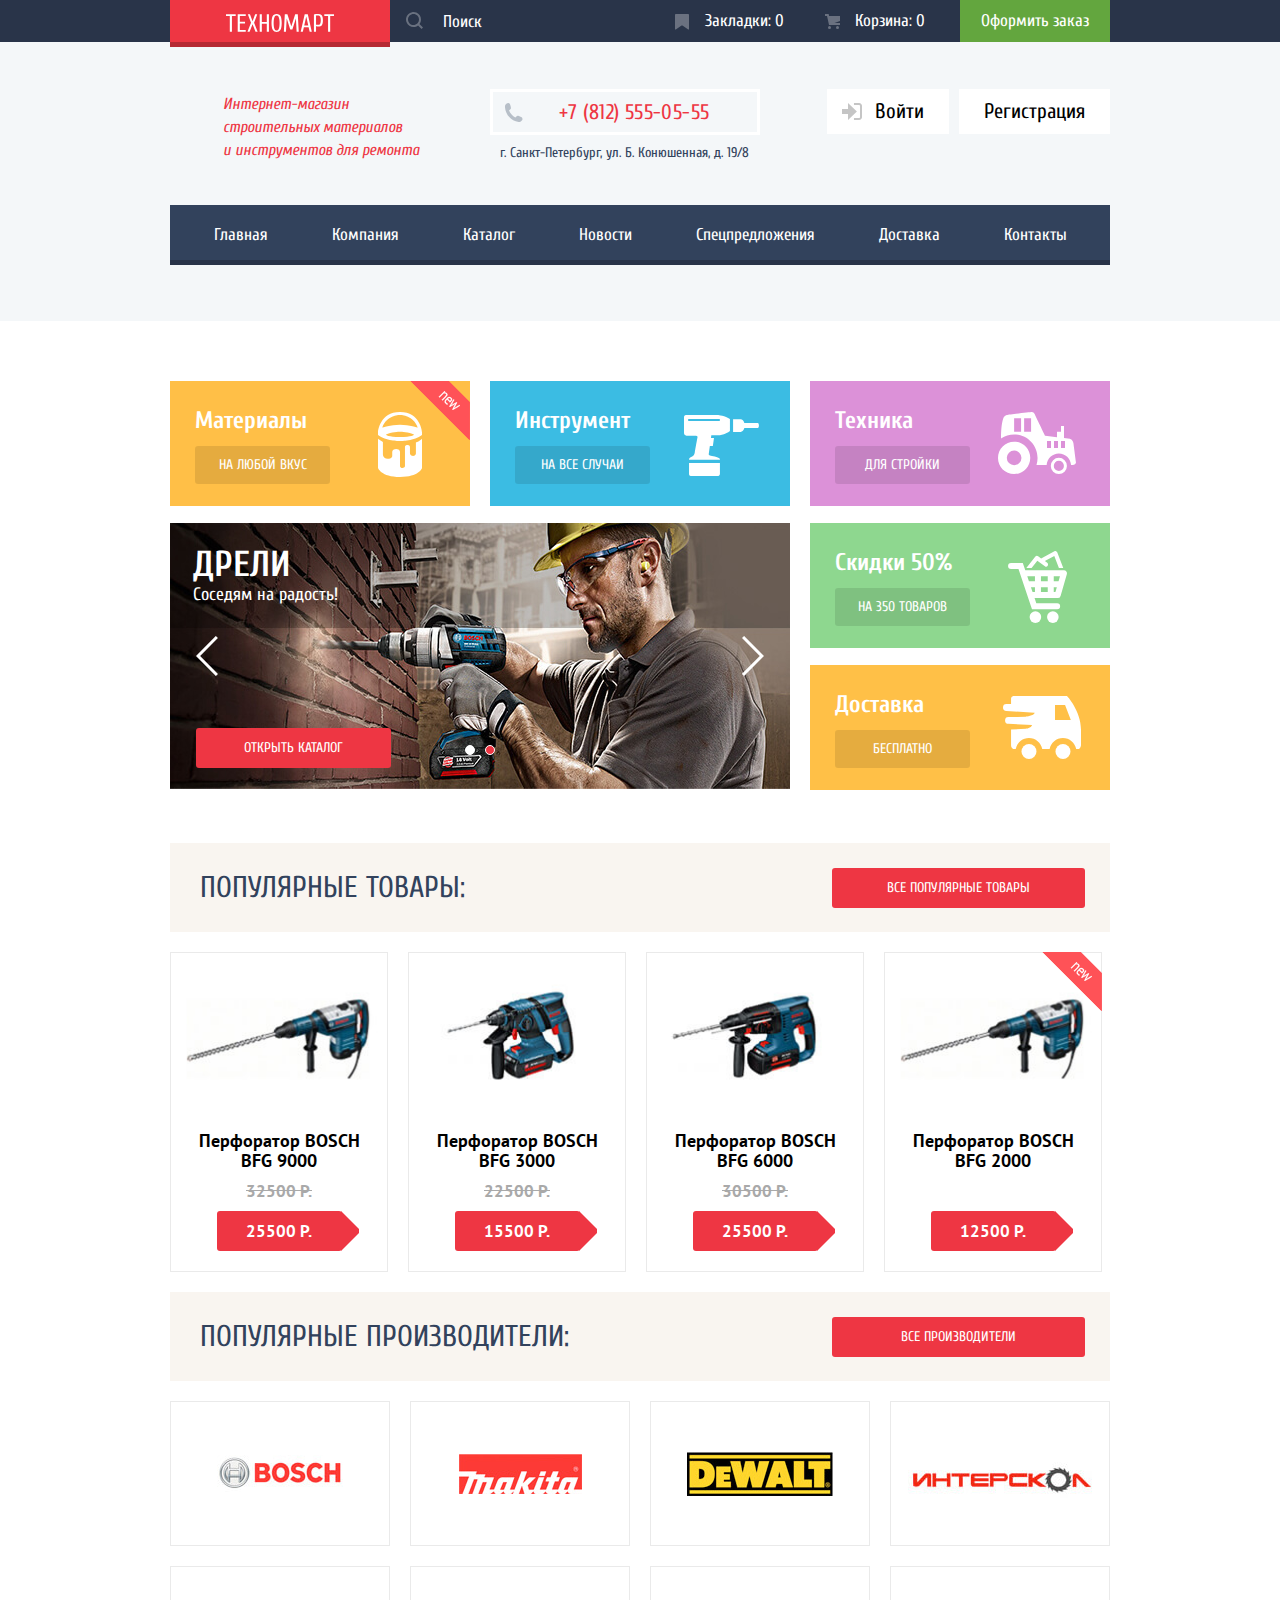
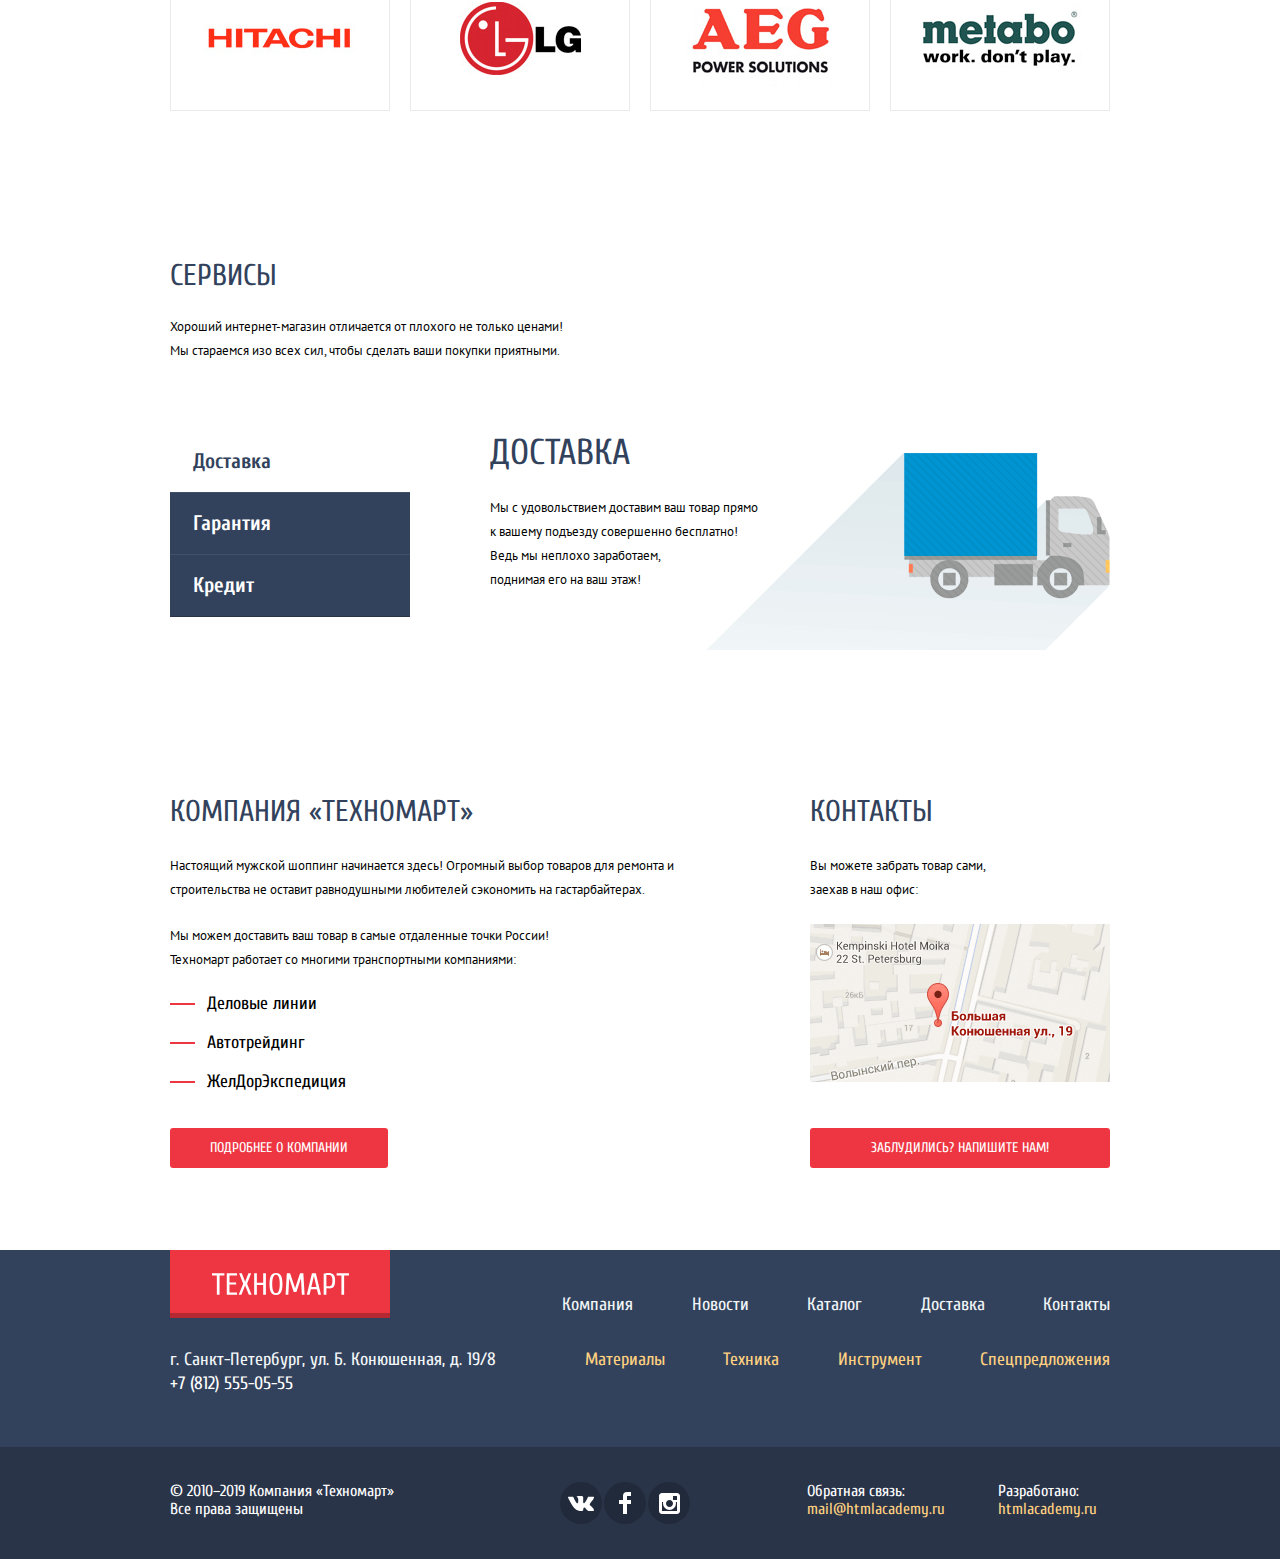
<file: index.html>
<!DOCTYPE html>
<html lang="ru">

<head>
  <meta charset="UTF-8">
  <meta name="viewport" content="width=device-width, initial-scale=1.0">
  <meta http-equiv="X-UA-Compatible" content="ie=edge">
  <title>HTML Academy: Техномарт</title>
  <link
    href="https://fonts.googleapis.com/css?family=Cuprum:400,400i,700,700i%7CPT+Sans:400,700&display=swap&subset=cyrillic"
    rel="stylesheet">
  <link rel="stylesheet" href="css/normalize.min.css">
  <link rel="stylesheet" href="css/style.min.css">
</head>

<body>
  <header class="main-header">
    <div class="header-top">
      <div class="container">
        <a class="logo" href="index.html">
          <img src="img/logo.svg" width="109" height="19" alt="Логотип компании «Техномарт»">
        </a>
        <form class="search-form" action="https://echo.htmlacademy.ru" method="GET">
          <label class="visually-hidden" for="search-user-query">Поле поиска:</label>
          <input class="search-input" name="user-query" id="search-user-query" type="text" placeholder="Поиск">
          <button class="search-button" type="button">Найти</button>
        </form>
        <ul class="header-navigation">
          <li><a class="favorite-button" href="#">Закладки: 0</a></li>
          <li><a class="cart-button" href="#">Корзина: 0</a></li>
          <li><a class="order-button" href="#">Оформить заказ</a></li>
        </ul>
      </div>
    </div>
    <div class="header-inner">
      <div class="container">
        <div class="header-info">
          <p class="header-text">Интернет-магазин
            строительных материалов
            и&nbsp;инструментов для ремонта</p>
          <div class="header-contacts">
            <a href="tel:+78125550555">+7 (812) 555-05-55</a>
            <address>г. Санкт-Петербург, ул. Б. Конюшенная, д. 19/8</address>
          </div>
          <ul class="user-navigation">
            <li><a class="login-link" href="login.html">Войти</a></li>
            <li><a class="checkin-link" href="#">Регистрация</a></li>
          </ul>
        </div>
        <nav class="main-navigation">
          <ul>
            <li><a href="index.html">Главная</a></li>
            <li><a href="#">Компания</a></li>
            <li><a href="catalog.html">Каталог</a></li>
            <li><a href="#">Новости</a></li>
            <li><a href="#">Спецпредложения</a></li>
            <li><a href="#">Доставка</a></li>
            <li><a href="#">Контакты</a></li>
          </ul>
        </nav>
      </div>
    </div>
  </header>
  <main>
    <h1 class="visually-hidden">Компания «Техномарт»</h1>
    <section class="item-grid">
      <div class="container">
        <div class="item-list">
          <div class="item item-materials">
            <div class="flag flag-new">новинка</div>
            <h3>Материалы</h3>
            <a class="read-more" href="#">На любой вкус</a>
          </div>
          <div class="item item-tool">
            <h3>Инструмент</h3>
            <a class="read-more" href="#">На все случаи</a>
          </div>
          <div class="item item-technics">
            <h3>Техника</h3>
            <a class="read-more" href="#">Для стройки</a>
          </div>
          <div class="item slider">
            <h3 class="visually-hidden">Слайдер</h3>
            <div class="slider-container">
              <div class="slider-item active">
                <h4>Дрели</h4>
                <p>Соседям на радость!</p>
                <a class="button" href="catalog.html">Открыть каталог</a>
              </div>
              <div class="slider-item">
                <h4>Перфораторы</h4>
                <p>Настоящие мужские игрушки</p>
                <a class="button" href="catalog.html">Открыть каталог</a>
              </div>
              <ul class="slider-pagination">
                <li class="pagination-active"><a href="#">Первый</a></li>
                <li><a href="#">Второй</a></li>
              </ul>
              <button class="slider-button button-back" type="button">Назад</button>
              <button class="slider-button button-next" type="button">Вперед</button>
            </div>
          </div>
          <div class="item-column">
            <div class="item item-discounts">
              <h3>Скидки 50%</h3>
              <a class="read-more" href="#">На 350 товаров</a>
            </div>
            <div class="item item-delivery">
              <h3>Доставка</h3>
              <a class="read-more" href="#">Бесплатно</a>
            </div>
          </div>
        </div>
      </div>
    </section>
    <section class="product-list">
      <div class="container">
        <div class="page-header">
          <h2>Популярные товары:</h2>
          <a class="button" href="#">Все популярные товары</a>
        </div>
        <ul class="catalog-list">
          <li class="catalog-item">
            <a href="#">
              <h3>
                <span class="catalog-category">Перфоратор BOSCH</span>
                <span class="catalog-item-title">BFG 9000</span>
              </h3>
              <p class="catalog-item-image">
                <img src="img/product-1.jpg" width="218" height="170" alt="Перфоратор BOSCH BFG 3000">
              </p>
              <p class="catalog-item-price">
                <span class="catalog-price-old">32500 Р.</span>
                <span class="catalog-price">25500 Р.</span>
              </p>
            </a>
            <div class="catalog-item-buttons">
              <a class="catalog-button catalog-cart-button" href="cart.html">Купить</a>
              <a class="catalog-button catalog-favorite-button" href="favorite.html">В закладки</a>
            </div>
          </li>
          <li class="catalog-item">
            <a href="#">
              <h3>
                <span class="catalog-category">Перфоратор BOSCH</span>
                <span class="catalog-item-title">BFG 3000</span>
              </h3>
              <p class="catalog-item-image">
                <img src="img/product-2.jpg" width="218" height="170" alt="Перфоратор BOSCH BFG 3000">
              </p>
              <p class="catalog-item-price">
                <span class="catalog-price-old">22500 Р.</span>
                <span class="catalog-price">15500 Р.</span>
              </p>
            </a>
            <div class="catalog-item-buttons">
              <a class="catalog-button catalog-cart-button" href="cart.html">Купить</a>
              <a class="catalog-button catalog-favorite-button" href="favorite.html">В закладки</a>
            </div>
          </li>
          <li class="catalog-item">
            <a href="#">
              <h3>
                <span class="catalog-category">Перфоратор BOSCH</span>
                <span class="catalog-item-title">BFG 6000</span>
              </h3>
              <p class="catalog-item-image">
                <img src="img/product-3.jpg" width="218" height="170" alt="Перфоратор BOSCH BFG 6000">
              </p>
              <p class="catalog-item-price">
                <span class="catalog-price-old">30500 Р.</span>
                <span class="catalog-price">25500 Р.</span>
              </p>
            </a>
            <div class="catalog-item-buttons">
              <a class="catalog-button catalog-cart-button" href="cart.html">Купить</a>
              <a class="catalog-button catalog-favorite-button" href="favorite.html">В закладки</a>
            </div>
          </li>
          <li class="catalog-item">
            <div class="flag flag-new">новинка</div>
            <a href="#">
              <h3>
                <span class="catalog-category">Перфоратор BOSCH</span>
                <span class="catalog-item-title">BFG 2000</span>
              </h3>
              <p class="catalog-item-image">
                <img src="img/product-1.jpg" width="218" height="170" alt="Перфоратор BOSCH BFG 2000">
              </p>
              <p class="catalog-item-price">
                <span class="catalog-price">12500 Р.</span>
              </p>
            </a>
            <div class="catalog-item-buttons">
              <a class="catalog-button catalog-cart-button" href="cart.html">Купить</a>
              <a class="catalog-button catalog-favorite-button" href="favorite.html">В закладки</a>
            </div>
          </li>
        </ul>
      </div>
    </section>
    <section class="manufacturers">
      <div class="container">
        <div class="page-header">
          <h2>Популярные производители:</h2>
          <a class="button" href="#">Все производители</a>
        </div>
        <ul class="manufacturers-list">
          <li><a href="#"><img src="img/manuf-1.jpg" width="126" height="37" alt="Производитель BOSCH"></a></li>
          <li><a href="#"><img src="img/manuf-2.jpg" width="123" height="40" alt="Производитель Makita"></a></li>
          <li><a href="#"><img src="img/manuf-3.jpg" width="146" height="44" alt="Производитель DeWALT"></a></li>
          <li><a href="#"><img src="img/manuf-4.jpg" width="200" height="88" alt="Производитель Интерскол"></a></li>
          <li><a href="#"><img src="img/manuf-5.jpg" width="169" height="31" alt="Производитель Hitachi"></a></li>
          <li><a href="#"><img src="img/manuf-6.jpg" width="121" height="73" alt="Производитель LG"></a></li>
          <li><a href="#"><img src="img/manuf-7.jpg" width="151" height="96" alt="Производитель AEG"></a></li>
          <li><a href="#"><img src="img/manuf-8.jpg" width="204" height="69" alt="Производитель Metabo"></a></li>
        </ul>
      </div>
    </section>
    <section class="services">
      <div class="container">
        <div class="services-description">
          <h2>Сервисы</h2>
          <p>Хороший интернет-магазин отличается от плохого не только ценами!
            Мы стараемся изо всех сил, чтобы сделать ваши покупки приятными.</p>
        </div>
        <div class="services-list">
          <div class="services-nav">
            <ul class="services-menu">
              <li class="services-item services-item-current"><a href="#">Доставка</a></li>
              <li class="services-item"><a href="#">Гарантия</a></li>
              <li class="services-item"><a href="#">Кредит</a></li>
            </ul>
          </div>
          <ul class="services-text">
            <li class="services-text--car services-text-current">
              <h3>Доставка</h3>
              <p>Мы с удовольствием доставим ваш товар прямо<br>
                к вашему подъезду совершенно бесплатно!</p>
              <p>Ведь мы неплохо заработаем,<br>
                поднимая его на ваш этаж!</p>
            </li>
            <li class="services-text--guarantee">
              <h3>Гарантия</h3>
              <p>Если купленный у нас товар поломается или заискрит,<br>
                а также в случае пожара, спровоцированного его возгоранием, вы всегда можете быть уверены в нашей
                гарантии. Мы обменяем сгоревший товар на новый.<br>
                Дом уж восстановите как-нибудь сами.</p>
            </li>
            <li class="services-text--credit">
              <h3>Кредит</h3>
              <p>Залезть в долговую яму стало проще!<br>
                Кредитные консультанты придут вам на помощь.</p>
            </li>
          </ul>
        </div>
      </div>
    </section>
    <div class="index-columns">
      <div class="container">
        <section class="about">
          <h2>Компания «Техномарт»</h2>
          <p>Настоящий мужской шоппинг начинается здесь! Огромный выбор товаров для ремонта и строительства не оставит
            равнодушными любителей сэкономить на гастарбайтерах.</p>
          <p class="transport-text">Мы можем доставить ваш товар в самые отдаленные точки России!
            Техномарт работает со многими транспортными компаниями:</p>
          <ul class="transport-list">
            <li>Деловые линии</li>
            <li>Автотрейдинг</li>
            <li>ЖелДорЭкспедиция</li>
          </ul>
          <a class="button" href="#">Подробнее о компании</a>
        </section>
        <section class="map">
          <h2>Контакты</h2>
          <p>Вы можете забрать товар сами,
            заехав в наш офис:</p>
          <a class="map-image-link" href="map.html"><img class="map-image" src="img/map.png" width="300" height="150"
              alt="г. Санкт-Петербург, ул. Б. Конюшенная, д. 19/8"></a>
          <a href="writeus.html" class="write-button button">Заблудились? Напишите нам!</a>
        </section>
      </div>
    </div>
  </main>
  <footer class="main-footer">
    <div class="footer-top">
      <div class="container">
        <div class="footer-wrapper">
          <a class="footer-logo" href="index.html"><img src="img/logo-technomart.svg" width="137" height="22"
              alt="Логотип компании «Техномарт»"></a>
          <ul class="footer-nav">
            <li><a href="#">Компания</a></li>
            <li><a href="#">Новости</a></li>
            <li><a href="catalog.html">Каталог</a></li>
            <li><a href="#">Доставка</a></li>
            <li><a href="#">Контакты</a></li>
          </ul>
        </div>
        <div class="footer-wrapper">
          <p class="footer-contacts">г. Санкт-Петербург, ул. Б. Конюшенная, д. 19/8
            <a href="tel:+78125550555"> +7 (812) 555-05-55</a></p>
          <ul class="footer-menu">
            <li><a href="#">Материалы</a></li>
            <li><a href="#">Техника</a></li>
            <li><a href="#">Инструмент</a></li>
            <li><a href="#">Спецпредложения</a></li>
          </ul>
        </div>
      </div>
    </div>
    <div class="footer-bottom">
      <div class="container">
        <p class="footer-copyright">© 2010–2019 Компания «Техномарт»
          Все права защищены</p>
        <ul class="footer-social">
          <li>
            <a class="social-button social-button-vk" href="#">
              <span class="visually-hidden">Vkontakte</span>
            </a>
          </li>
          <li>
            <a class="social-button social-button-fb" href="#">
              <span class="visually-hidden">Facebook</span>
            </a>
          </li>
          <li>
            <a class="social-button social-button-in" href="#">
              <span class="visually-hidden">Instagram</span>
            </a>
          </li>
        </ul>
        <p class="footer-mail">Обратная связь:
          <a href="#">mail@htmlacademy.ru</a>
        </p>
        <p class="footer-develop">
          Разработано:
          <a href="https://htmlacademy.ru/intensive/htmlcss">htmlacademy.ru</a>
        </p>
      </div>
    </div>
  </footer>
  <section class="modal modal-write">
    <h2 class="visually-hidden">Напишите нам</h2>
    <form class="write-form" action="https://echo.htmlacademy.ru" method="post">
      <div class="modal-body">
        <div class="input-group">
          <p>
            <label for="write-user-name">Ваше имя:</label>
            <input class="js-user-name" name="user-name" id="write-user-name" type="text" placeholder="Имя Фамилия">
          </p>
          <p>
            <label for="write-user-email">Ваш e-mail:</label>
            <input class="js-user-email" name="user-email" id="write-user-email" type="email"
              placeholder="email@example.com">
          </p>
        </div>
        <p>
          <label for="write-user-text">Текст письма:</label>
          <textarea name="user-text" id="write-user-text" cols="30" rows="4" placeholder="В свободной форме"></textarea>
        </p>
      </div>
      <div class="modal-footer">
        <button class="button" type="submit">Отправить</button>
      </div>
      <button class="modal-close" type="button"><span class="visually-hidden">Закрыть</span></button>
    </form>
  </section>
  <section class="modal modal-map">
    <h2 class="visually-hidden">Как до нас добраться</h2>
    <iframe
      src="https://www.google.com/maps/embed?pb=!1m18!1m12!1m3!1d1998.6037999040354!2d30.322010416394033!3d59.938716271971415!2m3!1f0!2f0!3f0!3m2!1i1024!2i768!4f13.1!3m3!1m2!1s0x4696310fca5ba729%3A0xea9c53d4493c879f!2sBolshaya+Konyushennaya+ul.%2C+19%2C+Sankt-Peterburg%2C+Russia%2C+191186!5e0!3m2!1sen!2s!4v1441888483426"
      width="940" height="447" allowfullscreen></iframe>
    <p><img src="img/map-large.png" width="940" height="447"
        alt="Офис компании по адресу ул.Большая Конюшенная 19/8, Санкт-Петербург"></p>
    <button class="modal-close" type="button"><span class="visually-hidden">Закрыть</span></button>
  </section>
  <section class="modal modal-cart">
    <h2>Товар добавлен в корзину</h2>
    <div class="cart-buttons">
      <a class="button" href="#">Оформить заказ</a>
      <button class="button secondary-button" type="button">Продолжить покупки</button>
    </div>
    <button class="modal-close" type="button"><span class="visually-hidden">Закрыть</span></button>
  </section>
  <script src="js/script.min.js"></script>
</body>

</html>
</file>
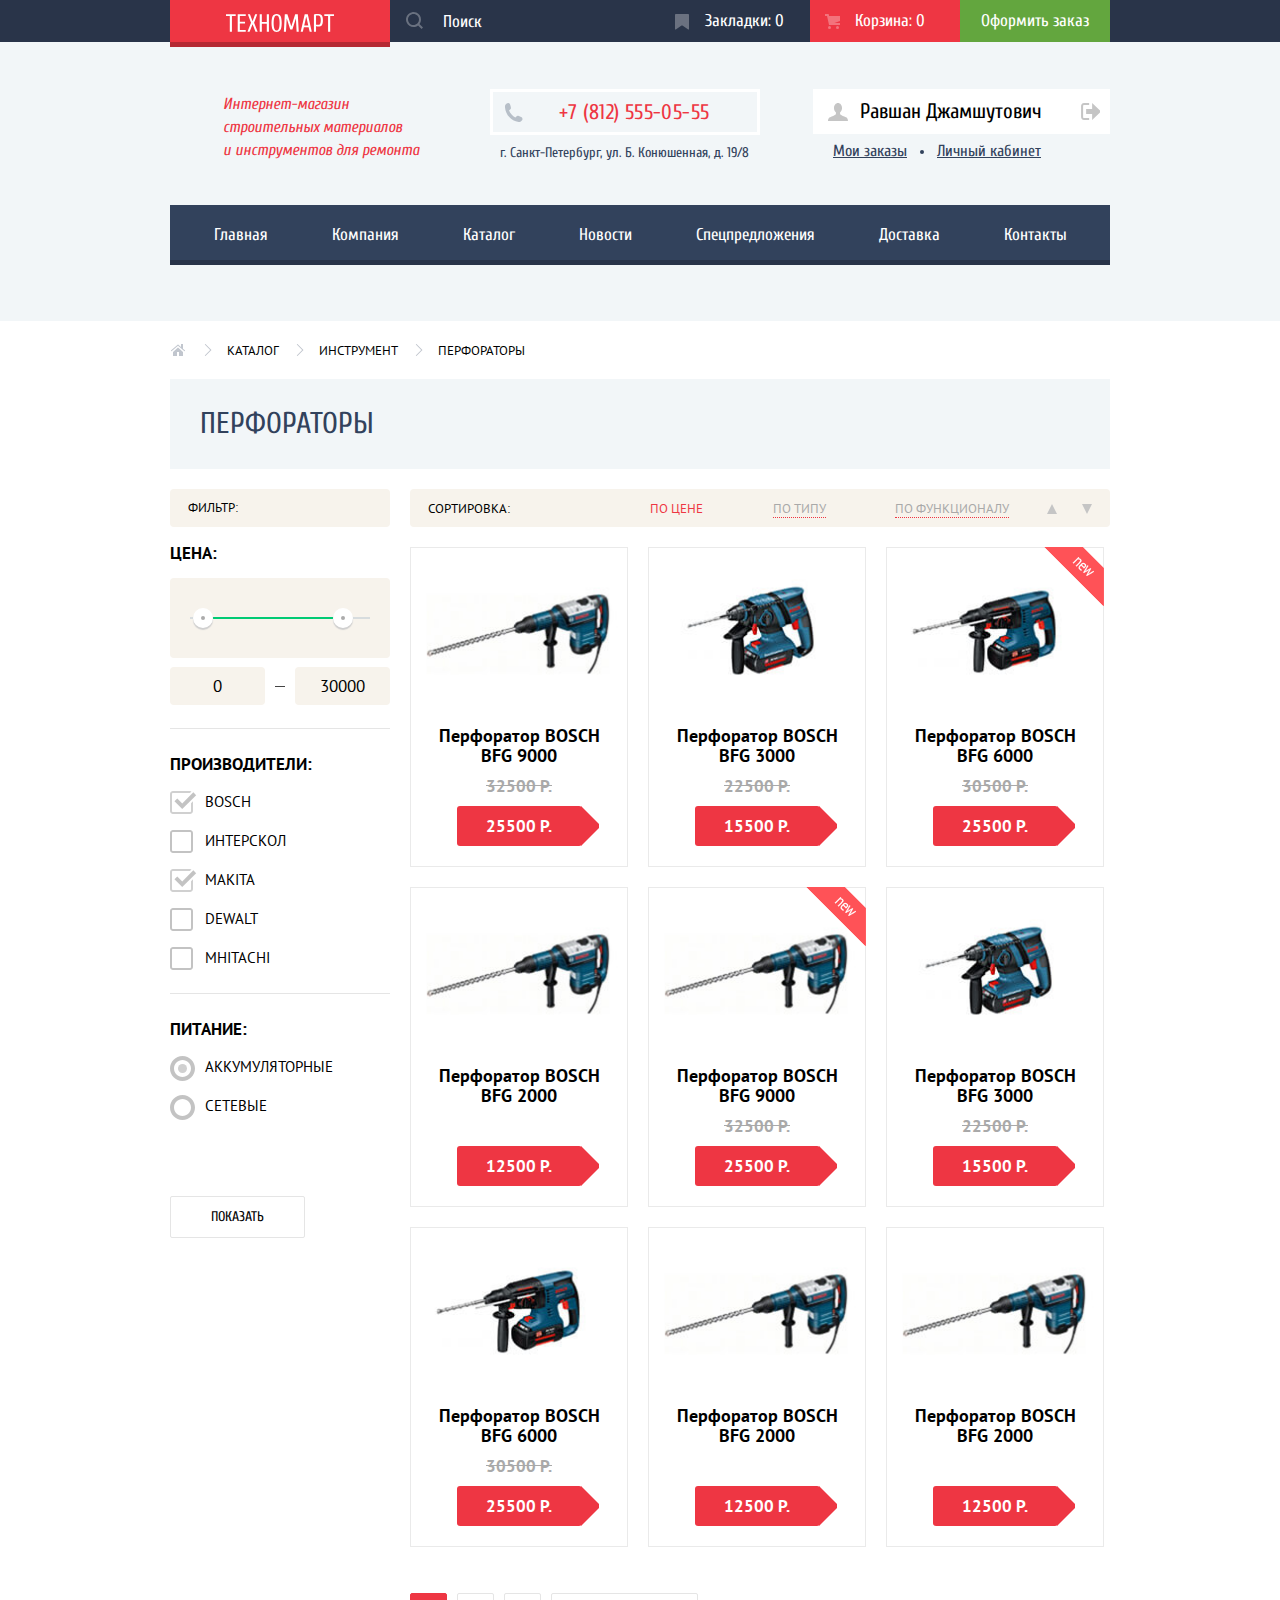
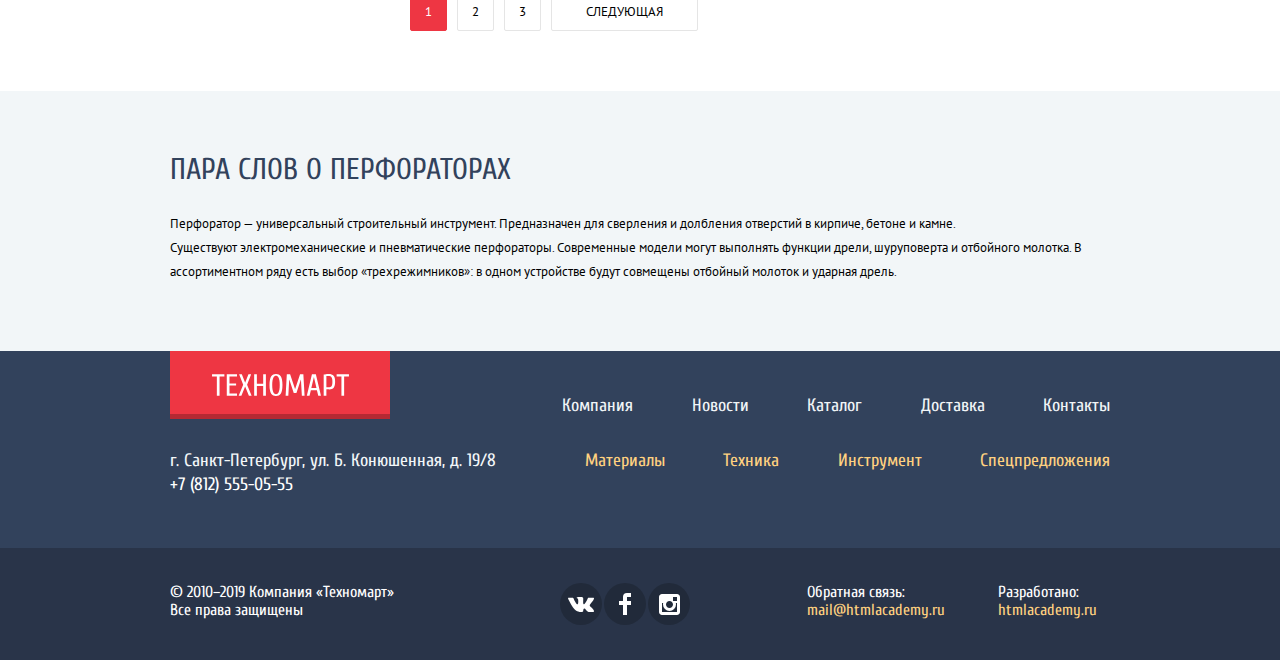
<file: catalog.html>
<!DOCTYPE html>
<html lang="ru">

<head>
  <meta charset="UTF-8">
  <meta name="viewport" content="width=device-width, initial-scale=1.0">
  <meta http-equiv="X-UA-Compatible" content="ie=edge">
  <title>HTML Academy: Техномарт Каталог</title>
  <link
    href="https://fonts.googleapis.com/css?family=Cuprum:400,400i,700,700i%7CPT+Sans:400,700&display=swap&subset=cyrillic"
    rel="stylesheet">
  <link rel="stylesheet" href="css/normalize.min.css">
  <link rel="stylesheet" href="css/style.min.css">
</head>

<body class="inner-page">
  <header class="main-header">
    <div class="header-top">
      <div class="container">
        <a class="logo" href="index.html">
          <img src="img/logo.svg" width="109" height="19" alt="Логотип компании «Техномарт»">
        </a>
        <form class="search-form" action="https://echo.htmlacademy.ru" method="GET">
          <label class="visually-hidden" for="search-user-query">Поле поиска:</label>
          <input class="search-input" name="user-query" id="search-user-query" type="text" placeholder="Поиск">
          <button class="search-button" type="button">Найти</button>
        </form>
        <ul class="header-navigation">
          <li><a class="favorite-button" href="#">Закладки: 0</a></li>
          <li><a class="cart-button cart-button-active" href="#">Корзина: 0</a></li>
          <li><a class="order-button" href="#">Оформить заказ</a></li>
        </ul>
      </div>
    </div>
    <div class="header-inner">
      <div class="container">
        <div class="header-info">
          <p class="header-text">Интернет-магазин
            строительных материалов
            и&nbsp;инструментов для ремонта</p>
          <div class="header-contacts">
            <a href="tel:+78125550555">+7 (812) 555-05-55</a>
            <address>г. Санкт-Петербург, ул. Б. Конюшенная, д. 19/8</address>
          </div>
          <ul class="user-navigation">
            <li>
              <span class="user-navigation-group">
                <a class="profile-link" href="profile.html">Равшан Джамшутович</a>
                <a class="logout-link" href="logout.html">Выйти</a>
              </span>
              <ul class="user-subnavigation">
                <li class="order-link"><a href="#">Мои заказы</a></li>
                <li class="personal-link"><a href="#">Личный кабинет</a></li>
              </ul>
            </li>
          </ul>
        </div>
        <nav class="main-navigation">
          <ul>
            <li><a href="index.html">Главная</a></li>
            <li><a href="#">Компания</a></li>
            <li><a href="catalog.html">Каталог</a></li>
            <li><a href="#">Новости</a></li>
            <li><a href="#">Спецпредложения</a></li>
            <li><a href="#">Доставка</a></li>
            <li><a href="#">Контакты</a></li>
          </ul>
        </nav>
      </div>
    </div>
  </header>
  <main>
    <div class="container">
      <ul class="breadcrumbs">
        <li class="breadcrumbs-home"><a href="index.html">Главная</a></li>
        <li><a href="catalog.html">Каталог</a></li>
        <li><a href="#">Инструмент</a></li>
        <li class="breadcrumbs-current">Перфораторы</li>
      </ul>
      <div class="page-header">
        <h1>Перфораторы</h1>
      </div>
      <div class="main">
        <section class="filters">
          <h2>Фильтр:</h2>
          <form class="filter" action="https://echo.htmlacademy.ru" method="get">
            <fieldset>
              <legend>Цена:</legend>
              <div class="filter-range">
                <div class="scale">
                  <div class="bar"></div>
                </div>
                <button type="button" class="range-button range-min-button">Минимальная цена</button>
                <button type="button" class="range-button range-max-button">Максимальная цена</button>
              </div>
              <div class="filter-prices">
                <div class="filter-price">
                  <label class="visually-hidden" for="filter-min">Минимальная цена:</label>
                  <input name="min" id="filter-min" type="text" value="0">
                </div>
                <div class="filter-price">
                  <label class="visually-hidden" for="filter-max">Максимальная цена:</label>
                  <input name="max" id="filter-max" type="text" value="30000">
                </div>
              </div>
            </fieldset>
            <fieldset>
              <legend>Производители:</legend>
              <ul>
                <li class="filter-option"><input class="visually-hidden filter-input filter-input-checkbox"
                    type="checkbox" name="bosch" id="filter-bosch" checked><label for="filter-bosch">Bosch</label>
                </li>
                <li class="filter-option"><input class="visually-hidden filter-input filter-input-checkbox"
                    type="checkbox" name="interskol" id="filter-interskol"><label
                    for="filter-interskol">Интерскол</label></li>
                <li class="filter-option"><input class="visually-hidden filter-input filter-input-checkbox"
                    type="checkbox" name="makita" id="filter-makita" checked><label for="filter-makita">Makita</label>
                </li>
                <li class="filter-option"><input class="visually-hidden filter-input filter-input-checkbox"
                    type="checkbox" name="dewalt" id="filter-dewalt"><label for="filter-dewalt">Dewalt</label></li>
                <li class="filter-option"><input class="visually-hidden filter-input filter-input-checkbox"
                    type="checkbox" name="hitachi" id="filter-hitachi"><label for="filter-hitachi">MHitachi</label>
                </li>
              </ul>
            </fieldset>
            <fieldset>
              <legend>Питание:</legend>
              <ul>
                <li class="filter-option"><input class="visually-hidden filter-input filter-input-radio" type="radio"
                    name="product-group" id="filter-rechargeable" value="rechargeable" checked><label
                    for="filter-rechargeable">Аккумуляторные</label></li>
                <li class="filter-option"><input class="visually-hidden filter-input filter-input-radio" type="radio"
                    name="product-group" id="filter-network" value="network"><label for="filter-network">Сетевые</label>
                </li>
              </ul>
            </fieldset>
            <button type="submit" class="filter-button button">Показать</button>
          </form>
        </section>
        <div class="content">
          <section class="sorting">
            <h2>Сортировка:</h2>
            <form class="sort" action="https://echo.htmlacademy.ru" method="get">
              <div class="sort-list">
                <div class="sort-option"><a href="#" class="sort-button sort-button-current">По цене</a></div>
                <div class="sort-option"><a href="#" class="sort-button">По типу</a></div>
                <div class="sort-option"><a href="#" class="sort-button">По функционалу</a></div>
              </div>
              <div class="compare-list">
                <div class="compare-option"><a href="#" class="compare-button compare-up-button">По
                    возрастанию
                    цены</a></div>
                <div class="compare-option"><a href="#" class="compare-button compare-down-button">По убыванию
                    цены</a></div>
              </div>
            </form>
          </section>
          <section class="catalog">
            <h2 class="visually-hidden">Список перфораторов</h2>
            <ul class="catalog-list">
              <li class="catalog-item">
                <a href="#">
                  <h3>
                    <span class="catalog-category">Перфоратор BOSCH</span>
                    <span class="catalog-item-title">BFG 9000</span>
                  </h3>
                  <p class="catalog-item-image">
                    <img src="img/product-1.jpg" width="218" height="170" alt="Перфоратор BOSCH BFG 3000">
                  </p>
                  <p class="catalog-item-price">
                    <span class="catalog-price-old">32500 Р.</span>
                    <span class="catalog-price">25500 Р.</span>
                  </p>
                </a>
                <div class="catalog-item-buttons">
                  <a class="catalog-button catalog-cart-button" href="cart.html">Купить</a>
                  <a class="catalog-button catalog-favorite-button" href="favorite.html">В закладки</a>
                </div>
              </li>
              <li class="catalog-item">
                <a href="#">
                  <h3>
                    <span class="catalog-category">Перфоратор BOSCH</span>
                    <span class="catalog-item-title">BFG 3000</span>
                  </h3>
                  <p class="catalog-item-image">
                    <img src="img/product-2.jpg" width="218" height="170" alt="Перфоратор BOSCH BFG 3000">
                  </p>
                  <p class="catalog-item-price">
                    <span class="catalog-price-old">22500 Р.</span>
                    <span class="catalog-price">15500 Р.</span>
                  </p>
                </a>
                <div class="catalog-item-buttons">
                  <a class="catalog-button catalog-cart-button" href="cart.html">Купить</a>
                  <a class="catalog-button catalog-favorite-button" href="favorite.html">В закладки</a>
                </div>
              </li>
              <li class="catalog-item">
                <div class="flag flag-new">новинка</div>
                <a href="#">
                  <h3>
                    <span class="catalog-category">Перфоратор BOSCH</span>
                    <span class="catalog-item-title">BFG 6000</span>
                  </h3>
                  <p class="catalog-item-image">
                    <img src="img/product-3.jpg" width="218" height="170" alt="Перфоратор BOSCH BFG 6000">
                  </p>
                  <p class="catalog-item-price">
                    <span class="catalog-price-old">30500 Р.</span>
                    <span class="catalog-price">25500 Р.</span>
                  </p>
                </a>
                <div class="catalog-item-buttons">
                  <a class="catalog-button catalog-cart-button" href="cart.html">Купить</a>
                  <a class="catalog-button catalog-favorite-button" href="favorite.html">В закладки</a>
                </div>
              </li>
              <li class="catalog-item">
                <a href="#">
                  <h3>
                    <span class="catalog-category">Перфоратор BOSCH</span>
                    <span class="catalog-item-title">BFG 2000</span>
                  </h3>
                  <p class="catalog-item-image">
                    <img src="img/product-1.jpg" width="218" height="170" alt="Перфоратор BOSCH BFG 2000">
                  </p>
                  <p class="catalog-item-price">
                    <span class="catalog-price-old"></span>
                    <span class="catalog-price">12500 Р.</span>
                  </p>
                </a>
                <div class="catalog-item-buttons">
                  <a class="catalog-button catalog-cart-button" href="cart.html">Купить</a>
                  <a class="catalog-button catalog-favorite-button" href="favorite.html">В закладки</a>
                </div>
              </li>
              <li class="catalog-item">
                <div class="flag flag-new">новинка</div>
                <a href="#">
                  <h3>
                    <span class="catalog-category">Перфоратор BOSCH</span>
                    <span class="catalog-item-title">BFG 9000</span>
                  </h3>
                  <p class="catalog-item-image">
                    <img src="img/product-1.jpg" width="218" height="170" alt="Перфоратор BOSCH BFG 3000">
                  </p>
                  <p class="catalog-item-price">
                    <span class="catalog-price-old">32500 Р.</span>
                    <span class="catalog-price">25500 Р.</span>
                  </p>
                </a>
                <div class="catalog-item-buttons">
                  <a class="catalog-button catalog-cart-button" href="cart.html">Купить</a>
                  <a class="catalog-button catalog-favorite-button" href="favorite.html">В закладки</a>
                </div>
              </li>
              <li class="catalog-item">
                <a href="#">
                  <h3>
                    <span class="catalog-category">Перфоратор BOSCH</span>
                    <span class="catalog-item-title">BFG 3000</span>
                  </h3>
                  <p class="catalog-item-image">
                    <img src="img/product-2.jpg" width="218" height="170" alt="Перфоратор BOSCH BFG 3000">
                  </p>
                  <p class="catalog-item-price">
                    <span class="catalog-price-old">22500 Р.</span>
                    <span class="catalog-price">15500 Р.</span>
                  </p>
                </a>
                <div class="catalog-item-buttons">
                  <a class="catalog-button catalog-cart-button" href="cart.html">Купить</a>
                  <a class="catalog-button catalog-favorite-button" href="favorite.html">В закладки</a>
                </div>
              </li>
              <li class="catalog-item">
                <a href="#">
                  <h3>
                    <span class="catalog-category">Перфоратор BOSCH</span>
                    <span class="catalog-item-title">BFG 6000</span>
                  </h3>
                  <p class="catalog-item-image">
                    <img src="img/product-3.jpg" width="218" height="170" alt="Перфоратор BOSCH BFG 6000">
                  </p>
                  <p class="catalog-item-price">
                    <span class="catalog-price-old">30500 Р.</span>
                    <span class="catalog-price">25500 Р.</span>
                  </p>
                </a>
                <div class="catalog-item-buttons">
                  <a class="catalog-button catalog-cart-button" href="cart.html">Купить</a>
                  <a class="catalog-button catalog-favorite-button" href="favorite.html">В закладки</a>
                </div>
              </li>
              <li class="catalog-item">
                <a href="#">
                  <h3>
                    <span class="catalog-category">Перфоратор BOSCH</span>
                    <span class="catalog-item-title">BFG 2000</span>
                  </h3>
                  <p class="catalog-item-image">
                    <img src="img/product-1.jpg" width="218" height="170" alt="Перфоратор BOSCH BFG 2000">
                  </p>
                  <p class="catalog-item-price">
                    <span class="catalog-price-old"></span>
                    <span class="catalog-price">12500 Р.</span>
                  </p>
                </a>
                <div class="catalog-item-buttons">
                  <a class="catalog-button catalog-cart-button" href="cart.html">Купить</a>
                  <a class="catalog-button catalog-favorite-button" href="favorite.html">В закладки</a>
                </div>
              </li>
              <li class="catalog-item">
                <a href="#">
                  <h3>
                    <span class="catalog-category">Перфоратор BOSCH</span>
                    <span class="catalog-item-title">BFG 2000</span>
                  </h3>
                  <p class="catalog-item-image">
                    <img src="img/product-1.jpg" width="218" height="170" alt="Перфоратор BOSCH BFG 2000">
                  </p>
                  <p class="catalog-item-price">
                    <span class="catalog-price-old"></span>
                    <span class="catalog-price">12500 Р.</span>
                  </p>
                </a>
                <div class="catalog-item-buttons">
                  <a class="catalog-button catalog-cart-button" href="cart.html">Купить</a>
                  <a class="catalog-button catalog-favorite-button" href="favorite.html">В закладки</a>
                </div>
              </li>
            </ul>
            <ul class="pagination-list">
              <li class="pagination-item pagination-item-current"><a>1</a></li>
              <li class="pagination-item"><a href="#">2</a></li>
              <li class="pagination-item"><a href="#">3</a></li>
              <li class="pagination-item pagination-item-next"><a href="#">Следующая</a></li>
            </ul>
          </section>
        </div>
      </div>
    </div>
    <section class="description">
      <div class="container">
        <h2>Пара слов о перфораторах</h2>
        <p>Перфоратор — универсальный строительный инструмент. Предназначен для сверления и долбления отверстий в
          кирпиче, бетоне и камне.<br>
          Существуют электромеханические и пневматические перфораторы. Современные модели могут выполнять функции дрели,
          шуруповерта и отбойного молотка. В ассортиментном ряду есть выбор «трехрежимников»: в одном устройстве будут
          совмещены отбойный молоток и ударная дрель.</p>
      </div>
    </section>
  </main>
  <footer class="main-footer">
    <div class="footer-top">
      <div class="container">
        <div class="footer-wrapper">
          <a class="footer-logo" href="index.html"><img src="img/logo-technomart.svg" width="137" height="22"
              alt="Логотип компании «Техномарт»"></a>
          <ul class="footer-nav">
            <li><a href="catalog.html">Компания</a></li>
            <li><a href="#">Новости</a></li>
            <li><a href="#">Каталог</a></li>
            <li><a href="#">Доставка</a></li>
            <li><a href="#">Контакты</a></li>
          </ul>
        </div>
        <div class="footer-wrapper">
          <p class="footer-contacts">г. Санкт-Петербург, ул. Б. Конюшенная, д. 19/8
            <a href="tel:+78125550555"> +7 (812) 555-05-55</a></p>
          <ul class="footer-menu">
            <li><a href="#">Материалы</a></li>
            <li><a href="#">Техника</a></li>
            <li><a href="#">Инструмент</a></li>
            <li><a href="#">Спецпредложения</a></li>
          </ul>
        </div>
      </div>
    </div>
    <div class="footer-bottom">
      <div class="container">
        <p class="footer-copyright">© 2010–2019 Компания «Техномарт»
          Все права защищены</p>
        <ul class="footer-social">
          <li>
            <a class="social-button social-button-vk" href="#">
              <span class="visually-hidden">Vkontakte</span>
            </a>
          </li>
          <li>
            <a class="social-button social-button-fb" href="#">
              <span class="visually-hidden">Facebook</span>
            </a>
          </li>
          <li>
            <a class="social-button social-button-in" href="#">
              <span class="visually-hidden">Instagram</span>
            </a>
          </li>
        </ul>
        <p class="footer-mail">Обратная связь:
          <a href="#">mail@htmlacademy.ru</a>
        </p>
        <p class="footer-develop">
          Разработано:
          <a href="https://htmlacademy.ru/intensive/htmlcss">htmlacademy.ru</a>
        </p>
      </div>
    </div>
  </footer>
  <section class="modal modal-cart">
    <h2>Товар добавлен в корзину</h2>
    <div class="cart-buttons">
      <a class="button" href="#">Оформить заказ</a>
      <button class="button secondary-button" type="button">Продолжить покупки</button>
    </div>
    <button class="modal-close" type="button"><span class="visually-hidden">Закрыть</span></button>
  </section>
  <script src="js/script.min.js"></script>
</body>

</html>
</file>
<file: css/style.min.css>
*,::before,::after{-webkit-box-sizing:inherit;box-sizing:inherit}html{-webkit-box-sizing:border-box;box-sizing:border-box}body{margin:0;padding:0;font-family:"PT Sans","Arial",sans-serif;font-size:13px;line-height:24px;color:#000}a{text-decoration:none}img{max-width:100%;height:auto}.container{width:940px;margin:0 auto}.visually-hidden:not(:focus):not(:active),input[type="checkbox"].visually-hidden,input[type="radio"].visually-hidden{position:absolute;width:1px;height:1px;margin:-1px;border:0;padding:0;white-space:nowrap;-webkit-clip-path:inset(100%);clip-path:inset(100%);clip:rect(0 0 0 0);overflow:hidden}.item-grid{margin-bottom:36px}.main-header{font-family:"Cuprum","Trebuchet MS",sans-serif;margin-bottom:60px}.header-top{background-color:#293449}.header-top .container{position:relative;display:-webkit-box;display:-ms-flexbox;display:flex;padding-left:220px}.logo{-webkit-box-shadow:inset 0 -5px 0 rgba(0,0,0,0.24);box-shadow:inset 0 -5px 0 rgba(0,0,0,0.24);background-color:#ee3643;width:220px;height:47px;display:-webkit-box;display:-ms-flexbox;display:flex;-webkit-box-align:center;-ms-flex-align:center;align-items:center;-webkit-box-pack:center;-ms-flex-pack:center;justify-content:center;position:absolute;top:0;left:0}.logo:hover{background-color:#ca2c37}.logo:active{background-color:#ba2732}.header-navigation{margin:0;padding:0;list-style:none;display:-webkit-box;display:-ms-flexbox;display:flex;-ms-flex-wrap:wrap;flex-wrap:wrap;-ms-flex-pack:distribute;justify-content:space-around;-webkit-box-flex:1;-ms-flex-positive:1;flex-grow:1}.header-navigation li{-webkit-box-flex:1;-ms-flex-positive:1;flex-grow:1;-ms-flex-preferred-size:130px;flex-basis:130px;display:-webkit-box;display:-ms-flexbox;display:flex}.favorite-button,.cart-button,.order-button{color:#fff;font-size:17px;padding:9px;-webkit-box-align:center;-ms-flex-align:center;align-items:center;display:-webkit-box;display:-ms-flexbox;display:flex;-ms-flex-preferred-size:100%;flex-basis:100%}.favorite-button,.cart-button{padding-left:45px;position:relative}.favorite-button:hover,.cart-button:hover{background-color:#161d29}.favorite-button:active,.cart-button:active{background-color:#161d29}.favorite-button:active,.cart-button:active,.order-button:active{opacity:.5}.favorite-button-active,.favorite-button-active:hover,.favorite-button-active:active,.cart-button-active,.cart-button-active:hover,.cart-button-active:active{background-color:#ee3643}.favorite-button::before{content:"";position:absolute;top:14px;left:15px;width:14px;height:16px;background-image:url(../img/icon-bookmark.svg);background-repeat:no-repeat;background-position:0 0;opacity:.3}.cart-button::before{content:"";position:absolute;top:14px;left:15px;width:15px;height:15px;background-image:url(../img/icon-cart.svg);background-repeat:no-repeat;background-position:0 0;opacity:.3}.favorite-button:hover::before,.cart-button:hover::before{opacity:1}.favorite-button:active::before,.cart-button:active::before{opacity:.5}.order-button{background-color:#63a63e;-webkit-box-pack:center;-ms-flex-pack:center;justify-content:center}.order-button:hover{background-color:#5fbb2d}.order-button:active{background-color:#518534}.header-inner{background-color:#f4f7f9;padding-bottom:43px}.header-info{display:-webkit-box;display:-ms-flexbox;display:flex;-webkit-box-align:center;-ms-flex-align:center;align-items:center;-webkit-box-pack:start;-ms-flex-pack:start;justify-content:flex-start;padding:47px 0 27px}.header-text{color:#ee3643;font-size:16px;line-height:23px;font-style:italic;width:320px;-webkit-box-flex:0;-ms-flex-positive:0;flex-grow:0;-ms-flex-negative:0;flex-shrink:0;padding-right:50px;padding-left:53px;margin:0}.header-contacts{width:270px;-webkit-box-flex:0;-ms-flex-positive:0;flex-grow:0;-ms-flex-negative:0;flex-shrink:0}.header-contacts a{color:#ee3643;font-size:21px;letter-spacing:.42px;border:3px solid #fff;background-image:url(../img/icon-phone.svg);background-repeat:no-repeat;background-position:11px center;display:block;margin-bottom:6px;padding:8px 8px 8px 66px}.header-contacts address{color:#32425c;font-size:14px;font-style:normal;margin-left:10px}.user-navigation,.user-navigation ul,.main-navigation ul{list-style:none}.user-navigation{display:-webkit-box;display:-ms-flexbox;display:flex;margin:0;margin-left:auto;padding-left:0;-ms-flex-item-align:start;align-self:flex-start;-ms-flex-wrap:wrap;flex-wrap:wrap}.user-navigation>li{margin-left:10px}.user-navigation>li:first-child{margin-left:0}.login-link,.checkin-link,.profile-link,.logout-link{color:#000;font-size:21px;line-height:21px;background-color:#fff;display:block;position:relative}.user-navigation-group{display:-webkit-box;display:-ms-flexbox;display:flex}.login-link{position:relative;padding:12px 25px 12px 48px}.checkin-link{padding:12px 25px}.profile-link{padding:12px 0 12px 47px;padding-left:47px}.logout-link{text-indent:-9999px;padding:12px 68px 12px 0}.profile-link:hover{color:#000}.login-link:hover,.checkin-link:hover{color:#ee3643}.login-link:active,.checkin-link:active,.profile-link:active{color:#b2b2b2}.login-link::before,.profile-link::before,.logout-link::before{content:"";background-image:url(../img/sprite.svg);background-repeat:no-repeat;background-position:0 0;position:absolute;top:14px;left:15px;width:20px;height:17px}.login-link::before,.login-link:active::before,.login-link:active:hover::before{background-position:-41px -1px}.login-link:hover::before{background-position:-41px -19px}.profile-link::before,.profile-link:active::before,.profile-link:active:hover::before{background-position:-21px 0;height:18px}.profile-link:hover::before{background-position:-21px -18px}.logout-link::before,.logout-link:active::before,.logout-link:active:hover::before{background-position:0 -1px;left:auto;right:10px}.logout-link:hover::before{background-position:0 -19px}.user-subnavigation{list-style:none;padding:0;margin:0;display:-webkit-box;display:-ms-flexbox;display:flex;margin-left:20px;margin-top:5px}.user-subnavigation li{position:relative;margin-left:30px}.user-subnavigation li::before{content:"";width:4px;height:4px;border-radius:50%;background-color:#32425c;position:absolute;top:11px;left:-17px}.user-subnavigation li:first-child{margin-left:0}.user-subnavigation li:first-child::before{display:none}.user-subnavigation a{color:#32425c;font-family:"Cuprum","Trebuchet MS",sans-serif;font-size:16px;text-decoration:underline}.user-subnavigation a:hover{color:#ee3643}.user-subnavigation a:active{color:#b2b2b2}.main-navigation{-webkit-box-shadow:inset 0 -5px 0 #293449;box-shadow:inset 0 -5px 0 #293449;background-color:#32425c}.main-navigation ul{display:-webkit-box;display:-ms-flexbox;display:flex;-ms-flex-wrap:wrap;flex-wrap:wrap;padding-left:0;-webkit-box-pack:center;-ms-flex-pack:center;justify-content:center}.main-navigation a{color:#fff;font-size:17px;padding:18px 32px;display:block}.main-navigation a:hover{background-color:#293449}.main-navigation a:active{opacity:.5}.search-form{position:relative}.search-form label{display:none}.search-input{color:#000;font-family:"Cuprum","Trebuchet MS",sans-serif;font-size:17px;background-color:transparent;border:none;width:270px;height:42px;padding-left:53px}.search-input:hover{background-color:#212a3a}.search-input:focus{background-color:#fff}.search-input::-webkit-input-placeholder{color:#fff}.search-input:-ms-input-placeholder{color:#fff}.search-input::-ms-input-placeholder{color:#fff}.search-input::placeholder{color:#fff}.search-button{background-image:url(../img/search-sprite.svg);background-position:0 0;background-repeat:no-repeat;position:absolute;width:17px;height:17px;top:12px;left:16px;background-color:transparent;border:0;text-indent:-9999px}.search-input:hover+.search-button{background-position:0 -17px}.search-input:active+.search-button{background-position:0 0}.search-input:focus+.search-button{background-position:0 -34px}.item-list{margin:0 -10px;display:-webkit-box;display:-ms-flexbox;display:flex;-ms-flex-wrap:wrap;flex-wrap:wrap}.item{padding:25px;width:300px;height:125px;margin:0 10px 17px;position:relative}.item .flag{top:0;right:0}.slider{width:620px;height:266px;padding:0}.item h3{color:#fff;font-family:"Cuprum","Trebuchet MS",sans-serif;font-size:24px;font-weight:700;line-height:30px;margin-top:0;margin-bottom:10px}.item-materials{background-image:url(../img/icon-1.svg);background-repeat:no-repeat;background-position:208px 31px;background-color:#ffbf47}.item-tool{background-image:url(../img/icon-2.svg);background-repeat:no-repeat;background-position:194px 34px;background-color:#3bbce3}.item-technics{background-image:url(../img/icon-3.svg);background-repeat:no-repeat;background-position:188px 31px;background-color:#dc91d8}.item-discounts{background-image:url(../img/icon-4.svg);background-repeat:no-repeat;background-position:198px 28px;background-color:#8ed78f}.item-delivery{background-image:url(../img/icon-5.svg);background-repeat:no-repeat;background-position:193px 31px;background-color:#ffc047}.read-more{background-color:rgba(0,0,0,.1);color:#fff;font-size:14px;text-transform:uppercase;font-family:"Cuprum","Trebuchet MS",sans-serif;line-height:18px;width:135px;display:block;padding:10px;border-radius:3px;text-align:center}.read-more:hover{background-color:rgba(0,0,0,.2)}.read-more:active{background-color:rgba(0,0,0,.3)}.slider-container{position:relative}.slider-item{position:relative;display:none;width:620px;height:266px;padding:24px 23px 0}.slider-item.active{display:block}.slider-item:nth-child(1){background-image:url(../img/slide-2.jpg);background-repeat:no-repeat;background-position:0 0;background-color:#5F443B}.slider-item:nth-child(2){background-image:url(../img/slide-1.jpg);background-repeat:no-repeat;background-position:0 0;background-color:#C4AE97}.slider-item h4{font-family:"Cuprum","Trebuchet MS",sans-serif;font-size:36px;font-weight:700;line-height:36px;text-transform:uppercase;margin-top:0;margin-bottom:0;color:#fff}.slider-item p{font-family:"Cuprum","Trebuchet MS",sans-serif;font-size:18px;line-height:24px;color:#fff;margin:0}.slider-item .button{position:absolute;top:205px;left:26px;z-index:2}.slider-button{background-color:transparent;text-indent:-9999px;border:none;position:absolute;top:50%;margin-top:-20px;display:block;width:22px;height:40px;cursor:pointer}.button-back{background-image:url(../img/icon-left.svg);left:26px}.button-next{background-image:url(../img/icon-right.svg);right:26px}.slider-pagination{margin:0;padding:0;list-style:none;position:absolute;left:0;bottom:34px;display:-webkit-box;display:-ms-flexbox;display:flex;-webkit-box-pack:center;-ms-flex-pack:center;justify-content:center;width:100%}.slider-pagination li{margin-right:10px}.slider-pagination li:last-child{margin-right:0}.slider-pagination a{display:block;width:10px;height:10px;border-radius:50%;border:1px solid #fff;background-color:#ee3643;text-indent:-9999px}.pagination-active a{background-color:#fff}.button{font-family:"Cuprum","Trebuchet MS",sans-serif;background-color:#ee3643;color:#fff;font-size:14px;text-transform:uppercase;border:0;padding:11px 48px;border-radius:3px;line-height:18px;text-align:center;display:inline-block;vertical-align:middle;cursor:pointer}.button:hover{background-color:#ca2c37}.button:active{background-color:#ba2732}.page-header{padding:25px 25px 24px 30px;display:-webkit-box;display:-ms-flexbox;display:flex;-webkit-box-align:center;-ms-flex-align:center;align-items:center;-webkit-box-pack:justify;-ms-flex-pack:justify;justify-content:space-between;background-color:#f9f5f0;margin-bottom:20px}.page-header h2{font-family:"Cuprum","Trebuchet MS",sans-serif;color:#32425c;font-size:30px;text-transform:uppercase;font-weight:400;margin:0}.page-header .button{min-width:253px}.manufacturers{margin-bottom:39px}.manufacturers-list{list-style:none;display:-webkit-box;display:-ms-flexbox;display:flex;-ms-flex-wrap:wrap;flex-wrap:wrap;padding:0;margin:0}.manufacturers-list li{width:220px;height:145px;margin-right:20px;margin-bottom:20px;border:1px solid #eaeaea;background-color:#fff;display:-webkit-box;display:-ms-flexbox;display:flex}.manufacturers-list li:nth-child(4n){margin-right:0}.manufacturers-list a{width:100%;display:-webkit-box;display:-ms-flexbox;display:flex;-webkit-box-pack:center;-ms-flex-pack:center;justify-content:center;-webkit-box-align:center;-ms-flex-align:center;align-items:center}.manufacturers-list a:hover{-webkit-box-shadow:0 10px 25px rgba(41,52,73,0.5);box-shadow:0 10px 25px rgba(41,52,73,0.5)}.manufacturers-list a:active{-webkit-box-shadow:0 4px 10px rgba(41,52,73,0.5);box-shadow:0 4px 10px rgba(41,52,73,0.5);opacity:.3}.services{padding:94px 0 68px}.services-description{width:400px}.services-description h2{font-family:"Cuprum","Trebuchet MS",sans-serif;color:#32425c;font-size:30px;text-transform:uppercase;font-weight:400;margin-top:0;margin-bottom:27px}.services-text{width:400px}.services-text h2{font-family:"Cuprum","Trebuchet MS",sans-serif;color:#32425c;font-size:30px;text-transform:uppercase;font-weight:400;margin-top:0;margin-bottom:30px}.services-text p{margin-top:0;margin-bottom:0}.services-list{display:-webkit-box;display:-ms-flexbox;display:flex;-webkit-box-align:center;-ms-flex-align:center;align-items:center}.services-nav{width:240px;-ms-flex-negative:0;flex-shrink:0;margin-top:19px}.services-menu{list-style:none;margin:0;padding:0}.services-menu a{color:#fff;background-color:#32425c;font-family:"Cuprum","Trebuchet MS",sans-serif;font-size:21px;font-weight:700;line-height:30px;padding:16px 23px;display:block;-webkit-box-shadow:0 1px 0 #293449,inset 0 1px 0 #405069;box-shadow:0 1px 0 #293449,inset 0 1px 0 #405069}.services-item-current a{color:#32425c;background:#fff;-webkit-box-shadow:none;box-shadow:none}.services-menu a:hover{background-color:#293449}.services-item-current a:hover{background-color:inherit}.services-text{list-style:none;padding:0;margin:0;-webkit-box-flex:1;-ms-flex-positive:1;flex-grow:1}.services-text li{position:relative;min-height:274px;display:none;width:100%;-webkit-box-orient:vertical;-webkit-box-direction:normal;-ms-flex-direction:column;flex-direction:column;-webkit-box-pack:center;-ms-flex-pack:center;justify-content:center;padding:19px 242px 19px 80px}.services-text--car{background-image:url(../img/car.png);background-repeat:no-repeat;background-position:right 77px}.services-text--guarantee{background-image:url(../img/guarantee.png);background-repeat:no-repeat;background-position:right 77px}.services-text--credit{background-image:url(../img/credit.png);background-repeat:no-repeat;background-position:right 77px}.services-text::before{content:"";display:block;width:10px;height:272px;position:absolute;top:0;left:-10px;background-image:url(../img/shadow.png);background-position:0 0;background-repeat:no-repeat}.services-text h3{color:#32425c;font-family:"Cuprum","Trebuchet MS",sans-serif;font-size:36px;font-weight:400;line-height:36px;text-transform:uppercase;margin-top:0;margin-bottom:25px}.services-text p{margin-top:0}.services-text .services-text-current{display:-webkit-box;display:-ms-flexbox;display:flex}.index-columns .container{display:-webkit-box;display:-ms-flexbox;display:flex;-webkit-box-pack:justify;-ms-flex-pack:justify;justify-content:space-between}.index-columns{padding:82px 0}.index-columns h2{font-family:"Cuprum","Trebuchet MS",sans-serif;color:#32425c;font-size:30px;text-transform:uppercase;font-weight:400;margin:0;margin-bottom:30px}.index-columns p{margin-top:0;margin-bottom:22px}.about{width:520px}.about .button{padding-right:40px;padding-left:40px}.transport-text{width:400px}.transport-list{list-style:none;padding:0;margin:0;margin-bottom:36px}.transport-list li{font-family:"Cuprum","Trebuchet MS",sans-serif;font-size:18px;font-weight:400;line-height:20px;position:relative;padding-left:37px;margin-bottom:19px}.transport-list li::before{content:"";position:absolute;top:50%;left:0;width:25px;height:2px;margin-top:-1px;background:#ee3643;display:block}.map{width:300px}.map p{width:200px}.map-image-link{display:block;margin-bottom:38px}.map .button{width:100%}.main-footer{background-color:#32425c;font-family:"Cuprum","Trebuchet MS",sans-serif}.footer-top{padding-bottom:21px}.footer-wrapper{display:-webkit-box;display:-ms-flexbox;display:flex;-webkit-box-pack:justify;-ms-flex-pack:justify;justify-content:space-between;margin-bottom:30px}.footer-bottom{padding:35px 0;background-color:#293449}.footer-bottom .container{display:-webkit-box;display:-ms-flexbox;display:flex}.footer-contacts,.footer-copyright{width:390px;-ms-flex-negative:0;flex-shrink:0}.footer-logo{-webkit-box-shadow:inset 0 -5px 0 rgba(0,0,0,0.24);box-shadow:inset 0 -5px 0 rgba(0,0,0,0.24);background-color:#ee3643;width:220px;height:68px;display:-webkit-box;display:-ms-flexbox;display:flex;-webkit-box-pack:center;-ms-flex-pack:center;justify-content:center;-webkit-box-align:center;-ms-flex-align:center;align-items:center}.footer-logo:hover{background-color:#ca2c37}.footer-logo:active{background-color:#ba2732}.footer-nav,.footer-menu{list-style:none;margin:0;padding:0;display:-webkit-box;display:-ms-flexbox;display:flex;-ms-flex-wrap:wrap;flex-wrap:wrap;-webkit-box-pack:justify;-ms-flex-pack:justify;justify-content:space-between}.footer-nav{padding-top:15px;width:548px;-ms-flex-item-align:end;align-self:flex-end}.footer-menu{width:525px}.footer-nav a,.footer-menu a{font-size:18px}.footer-nav a:hover,.footer-menu a:hover{text-decoration:underline}.footer-nav a:active,.footer-menu a:active{opacity:.5;text-decoration:none}.footer-nav li{margin-left:15px}.footer-nav li:first-child{margin-left:0}.footer-nav a{color:#f1f5f7}.footer-menu li{margin-left:15px}.footer-menu li:first-child{margin-left:0}.footer-menu a{color:#ffd180}.footer-contacts{color:#f3f7f9;font-size:18px;margin:0}.footer-contacts a{display:block;color:#fff;text-decoration:none}.footer-copyright{padding-right:148px}.footer-social{list-style:none;padding:0;margin:0;display:-webkit-box;display:-ms-flexbox;display:flex;-ms-flex-wrap:wrap;flex-wrap:wrap}.footer-social li{margin-left:2px}.footer-social li:first-child{margin-left:0}.social-button{background-color:#212a3a;background-position:center center;background-repeat:no-repeat;border-radius:50%;display:block;width:42px;height:42px}.social-button:hover,.social-button:active{background-color:#ee3643}.social-button-vk{background-image:url(../img/icon-vk.svg)}.social-button-fb{background-image:url(../img/icon-fb.svg)}.social-button-in{background-image:url(../img/icon-insta.svg)}.footer-mail,.footer-copyright,.footer-develop{font-size:16px;line-height:18px;color:#fff;margin:0}.footer-mail{margin-left:auto}.footer-develop{margin-left:53px;margin-right:13px}.footer-mail a,.footer-develop a{color:#ffd180;display:block}.footer-mail a:hover,.footer-develop a:hover{text-decoration:underline}.footer-mail a:active,.footer-develop a:active{text-decoration:none;color:#ee3643}.catalog-list{list-style:none;margin:0;padding:0;display:-webkit-box;display:-ms-flexbox;display:flex;-webkit-box-pack:start;-ms-flex-pack:start;justify-content:flex-start;-ms-flex-wrap:wrap;flex-wrap:wrap;margin-bottom:26px}.catalog-item{position:relative;width:218px;margin-bottom:20px;margin-right:20px;line-height:20px;font-weight:700;text-align:center;border:1px solid #eaeaea}.catalog-item:hover{-webkit-box-shadow:0 10px 25px rgba(41,52,73,0.5);box-shadow:0 10px 25px rgba(41,52,73,0.5)}.flag{position:absolute;top:-1px;right:-1px;width:60px;height:60px;text-indent:-9999px;overflow:hidden;z-index:20}.flag-new{background:url(../img/new.png) no-repeat 0 0}.catalog-item-buttons{display:none;position:absolute;top:0;left:0;width:216px;height:168px;padding:40px 0;background-color:rgba(255,255,255,0.9);z-index:10}.catalog-item:hover .catalog-item-buttons{display:block}.catalog-button{display:block;width:129px;margin:0 auto;margin-bottom:7px;padding:7px 0;cursor:pointer;border-radius:3px}.catalog-item-image{width:216px;height:168px;margin:0;-webkit-box-ordinal-group:2;-ms-flex-order:1;order:1}.catalog-item-image img{max-width:100%}.catalog-item>a{display:-webkit-box;display:-ms-flexbox;display:flex;-webkit-box-orient:vertical;-webkit-box-direction:normal;-ms-flex-direction:column;flex-direction:column;height:100%}.catalog-item h3{color:#000;font-family:"PT Sans","Arial",sans-serif;font-size:18px;font-weight:700;min-height:40px;padding:0 25px;margin-top:10px;margin-bottom:10px;-webkit-box-ordinal-group:3;-ms-flex-order:2;order:2}.catalog-item-price{margin:0;margin-top:auto;-webkit-box-ordinal-group:4;-ms-flex-order:3;order:3}.catalog-price-old{min-height:20px;margin-bottom:10px;color:#a9a9a9;font-size:17px;text-decoration:line-through;text-transform:uppercase;display:block}.catalog-price{position:relative;width:125px;margin:10px auto;margin-bottom:20px;padding:10px;font-size:17px;color:#fff;background:#ee3643;border-radius:3px;display:block}.catalog-price::after{content:"";position:absolute;border:18px solid #ee3643;border-top-color:transparent;border-right-color:transparent;border-bottom-color:transparent;top:0;bottom:0;left:124px}.catalog-button{border:3px solid transparent;font-family:"Cuprum","Trebuchet MS",sans-serif;font-size:14px;line-height:18px;text-transform:uppercase}.catalog-cart-button{position:relative;color:#fff;border-bottom-color:#367315;background-color:#63a63e}.catalog-cart-button:hover{border-bottom-color:#367315;background-color:#5fbb2d}.catalog-cart-button:active{background-color:#518534}.catalog-cart-button::before{content:"";background-image:url(../img/icon-cart.svg);background-position:0 0;background-repeat:no-repeat;width:15px;height:15px;display:block;position:absolute;top:7px;left:8px;opacity:.3}.catalog-cart-button:hover::before,.catalog-cart-button:active::before{opacity:1}.catalog-favorite-button{color:#32425c;border:3px solid #63a63e;background-color:transparent}.catalog-favorite-button:hover{border-color:#32425c}.catalog-favorite-button:active{border-color:#32425c;opacity:.3}.sorting{display:-webkit-box;display:-ms-flexbox;display:flex;-webkit-box-pack:justify;-ms-flex-pack:justify;justify-content:space-between;-webkit-box-align:center;-ms-flex-align:center;align-items:center;background-color:#f7f3ec;padding:8px 18px 6px;margin-bottom:20px;border-radius:4px}.sorting h2{color:#000;font-family:"PT Sans","Arial",sans-serif;font-size:13px;font-weight:400;line-height:18px;text-transform:uppercase;margin:0}.sorting button{background-color:transparent;padding:0;cursor:pointer}.sort{display:-webkit-box;display:-ms-flexbox;display:flex;-webkit-box-pack:justify;-ms-flex-pack:justify;justify-content:space-between;-webkit-box-align:center;-ms-flex-align:center;align-items:center;width:442px}.sort-list{display:-webkit-box;display:-ms-flexbox;display:flex;-webkit-box-pack:justify;-ms-flex-pack:justify;justify-content:space-between;-webkit-box-align:center;-ms-flex-align:center;align-items:center;width:359px}.compare-list{display:-webkit-box;display:-ms-flexbox;display:flex;-webkit-box-pack:justify;-ms-flex-pack:justify;justify-content:space-between;-webkit-box-align:center;-ms-flex-align:center;align-items:center;width:45px}.sort-option{text-transform:uppercase}.sort-button{font-family:inherit;color:#a9a9a9;text-transform:uppercase;border:none;border-bottom:1px dotted #ee3643}.sort-button:hover{color:#000;border-bottom-style:solid}.sort-button:active,.sort-button-current{color:#ee3643;border-bottom-color:transparent}.compare-button{text-indent:-9999px;display:block}.compare-up-button{width:0;height:0;border-style:solid;border-width:0 5.5px 10px;border-color:transparent transparent #c5c5c5}.compare-up-button:hover{border-color:transparent transparent #23231f}.compare-up-button:active{border-color:transparent transparent #ee3643}.compare-down-button{width:0;height:0;border-style:solid;border-width:10px 5.5px 0;border-color:#c5c5c5 transparent transparent}.compare-down-button:hover{border-color:#23231f transparent transparent}.compare-down-button:active{border-color:#ee3643 transparent transparent}.filters{width:220px}.filters h2{margin:0;padding:10px 18px;margin-bottom:11px;background-color:#f7f3ec;color:#000;font-family:"PT Sans","Arial",sans-serif;font-size:13px;font-weight:400;line-height:18px;border-radius:4px;text-transform:uppercase}.filter fieldset{padding:0;margin:0;margin-bottom:44px;border:none;position:relative}.filter fieldset::before{content:"";height:1px;width:100%;display:block;background-color:#e5e5e5;bottom:-24px;left:0;position:absolute}.filter fieldset:last-of-type::before{display:none}.filter legend{color:#000;font-family:"PT Sans","Arial",sans-serif;font-size:17px;font-weight:700;line-height:30px;text-transform:uppercase;margin-bottom:10px}.filter-range{position:relative;height:80px;margin-bottom:9px;padding-top:39px;padding-right:20px;padding-left:20px;background-color:#f7f3ec;border-radius:4px}.filter-range .scale{height:2px;background:#d7dcde}.filter-range .bar{width:76%;margin-left:9%;height:2px;background:#00ca74}.range-button{position:absolute;top:30px;left:0;width:20px;height:20px;padding:0;border:8px solid #fff;background-color:#ababab;-webkit-box-shadow:0 2px 1px 0 #cfcfcf;box-shadow:0 2px 1px 0 #cfcfcf;border-radius:50%;cursor:pointer;text-indent:-9999px}.filter-range .range-min-button{left:23px}.filter-range .range-max-button{left:163px}.filter-prices{display:-webkit-box;display:-ms-flexbox;display:flex;-webkit-box-pack:justify;-ms-flex-pack:justify;justify-content:space-between}.filter-price:first-child{position:relative}.filter-price:first-child::before{content:"";position:absolute;top:19px;left:105px;width:10px;height:1px;background-color:#444}.filter-price label{display:none}.filter-price input{width:95px;height:38px;background-color:#f7f3ec;border:none;border-radius:4px;color:#000;font-size:17px;font-weight:400;text-align:center}.filter ul{list-style:none;padding-left:0;margin:0}.filter-option{position:relative;margin-bottom:14px}.filter-option:last-child{margin-bottom:0}.filter-option input[type="radio"]+label,.filter-option input[type="checkbox"]+label{text-transform:uppercase;font-size:15px;line-height:20px;vertical-align:middle;cursor:pointer}.filter-option input[type="radio"]+label::before,.filter-option input[type="checkbox"]+label::before{content:"";background-position:0 0;background-repeat:no-repeat;background-color:transparent;display:inline-block;width:27px;height:25px;margin-right:8px;vertical-align:top;opacity:.8}.filter-option input[type="radio"]+label::before{background-image:url(../img/radio-off.svg)}.filter-option input[type="radio"]:checked+label::before{background-image:url(../img/radio-on.svg)}.filter-option input[type="checkbox"]+label::before{background-image:url(../img/checkbox-off.svg)}.filter-option input[type="checkbox"]:checked+label::before{background-image:url(../img/checkbox-on.svg)}.filter-option:hover input[type="radio"]+label::before,.filter-option:hover input[type="checkbox"]+label::before{opacity:1}.filter-option input[type="radio"]:disabled+label,.filter-option input[type="checkbox"]:disabled+label{opacity:.3}.filter-option input[type="radio"]:focus+label,.filter-option input[type="checkbox"]:focus+label{outline:1px dotted #212121;outline:5px auto -webkit-focus-ring-color}.filter-button{border:1px solid #e5e5e5;background-color:#fff;color:inherit;border-radius:2px;margin-top:34px;padding-left:40px;padding-right:40px}.filter-button:hover{border-color:#bdc6ca;background-color:#fff;color:inherit}.filter-button:active{border-color:#ee3643;background-color:#fff;color:inherit}.main{display:-webkit-box;display:-ms-flexbox;display:flex;-webkit-box-pack:justify;-ms-flex-pack:justify;justify-content:space-between;padding-bottom:60px}.content{width:700px}.description{padding:67px 0;background-color:#f2f6f8}.description h2{font-family:"Cuprum","Trebuchet MS",sans-serif;color:#32425c;font-size:30px;text-transform:uppercase;font-weight:400;margin-top:0;margin-bottom:30px}.description p{margin-bottom:0}.product-list .catalog-list{margin-bottom:0}.product-list .catalog-item:nth-child(4n){margin-right:0}.content .catalog-item:nth-child(3n){margin-right:0}.breadcrumbs{display:-webkit-box;display:-ms-flexbox;display:flex;-webkit-box-pack:start;-ms-flex-pack:start;justify-content:flex-start;-ms-flex-wrap:wrap;flex-wrap:wrap;list-style:none;padding:0;margin:0;margin-bottom:16px}.breadcrumbs li{position:relative;margin-right:40px;color:#000;text-transform:uppercase}.breadcrumbs li:last-child{margin-right:0}.breadcrumbs li::after{content:"";background-image:url(../img/icon-right-small.svg);background-repeat:no-repeat;background-position:0 0;position:absolute;width:8px;height:12px;top:5px;right:-25px}.breadcrumbs-current::after{display:none}.breadcrumbs a{color:#000}.breadcrumbs-home a{background-image:url(../img/icon-home.svg);background-repeat:no-repeat;background-position:0 5px;padding-left:17px;text-indent:-9999px;position:relative;display:block}.pagination-list{display:-webkit-box;display:-ms-flexbox;display:flex;-ms-flex-wrap:wrap;flex-wrap:wrap;padding:0;margin:0;list-style:none}.pagination-item{margin-right:10px}.pagination-item:last-child{margin-right:0}.pagination-list a{display:block;padding:6px 14px;border:1px solid #e5e5e5;background-color:#fff;color:inherit;border-radius:2px}.pagination-list a:hover{border-color:#bdc6ca;color:inherit}.pagination-list a:active{border-color:#ee3643;color:inherit}.pagination-item-current a{background-color:#ee3643;border-color:#ee3643;color:#fff}.pagination-item-next a{text-transform:uppercase;padding-left:34px;padding-right:34px}.pagination-item-current a:hover{color:#fff}.inner-page .header-inner{background-color:#f2f6f8}.inner-page .page-header{background-color:#f2f6f8;padding-top:30px;padding-bottom:30px}.inner-page .main-header{margin-bottom:18px}.page-header h1{color:#32425c;font-family:"Cuprum","Trebuchet MS",sans-serif;font-size:30px;font-weight:400;line-height:30px;text-transform:uppercase;margin:0}.modal{position:fixed;color:#000;background-color:#fff;-webkit-box-shadow:0 20px 40px rgba(0,0,0,0.75);box-shadow:0 20px 40px rgba(0,0,0,0.75);z-index:30}.modal-close{position:absolute;top:8px;right:6px;width:22px;height:22px;background:transparent;border:0;cursor:pointer;z-index:3}.modal-close::before{-webkit-transform:rotate(45deg);transform:rotate(45deg)}.modal-close::after{-webkit-transform:rotate(-45deg);transform:rotate(-45deg)}.modal-close::before,.modal-close::after{content:"";position:absolute;top:9px;left:-4px;width:27px;height:4px;background-color:#ff5357}.modal-write{border-top:7px solid #ff5357;width:620px;top:120px;left:50%;display:none;margin-left:-310px}.write-form label{font-size:18px;font-family:"Cuprum","Trebuchet MS",sans-serif;color:#000;margin-bottom:7px;display:block}.write-form textarea{min-height:110px}.write-form input[type="text"],.write-form input[type="email"],.write-form textarea{font:inherit;color:#000;width:100%;padding:5px 15px;background-color:#fff;border:2px solid #dee3e4;border-radius:2px;font-size:13px}.write-form input[type="text"],.write-form input[type="email"]{width:220px;height:38px}.write-form input[type="text"]:hover,.write-form input[type="email"]:hover,.write-form textarea:hover{border-color:#b5b5b5}.write-form input[type="text"]:focus,.write-form input[type="email"]:focus,.write-form textarea:focus{border-color:#ee3643;outline:none}.modal-body{padding:43px 80px 17px}.modal-footer{padding:35px 80px;background-color:#f1f1f1}.write-form button[type="submit"]{width:100%}.write-form p{margin-top:0;margin-bottom:17px}.input-group{display:-webkit-box;display:-ms-flexbox;display:flex;-webkit-box-pack:justify;-ms-flex-pack:justify;justify-content:space-between}.modal-map{width:940px;height:447px;top:120px;left:50%;margin-left:-470px;display:none}.modal-map p{position:absolute;top:0;left:0;z-index:1;margin:0}.modal-map iframe{position:relative;z-index:2;border:none}.modal-cart{border-top:7px solid #ff5357;width:622px;top:120px;left:50%;margin-left:-311px;display:none}.modal-cart h2{font-family:"Cuprum","Trebuchet MS",sans-serif;color:#32425c;font-size:30px;text-transform:uppercase;font-weight:400;text-transform:none;padding-left:50px;background-image:url(../img/icon-mark.svg);background-position:0 0;background-repeat:no-repeat;margin:48px 86px;text-align:center;padding-top:20px;padding-bottom:25px}.cart-buttons{display:-webkit-box;display:-ms-flexbox;display:flex;-webkit-box-pack:justify;-ms-flex-pack:justify;justify-content:space-between;-ms-flex-wrap:wrap;flex-wrap:wrap;background-color:#f1f1f1;padding:35px 80px}.cart-buttons .button{width:220px;padding-right:20px;padding-left:20px}.secondary-button{background-color:#fff;color:#000;padding-top:10px;padding-bottom:10px;border:1px solid #fff}.secondary-button:hover{background-color:#fff;color:#000;border-color:#bdc6ca}.secondary-button:active{background-color:#fff;color:#000;border-color:#ff5357}.modal-show{display:block;-webkit-animation:bounce .6s;animation:bounce .6s}.modal-error{-webkit-animation:shake .6s;animation:shake .6s}@-webkit-keyframes bounce{0%{-webkit-transform:translateY(-2000px);transform:translateY(-2000px)}70%{-webkit-transform:translateY(30px);transform:translateY(30px)}90%{-webkit-transform:translateY(-10px);transform:translateY(-10px)}100%{-webkit-transform:translateY(0);transform:translateY(0)}}@keyframes bounce{0%{-webkit-transform:translateY(-2000px);transform:translateY(-2000px)}70%{-webkit-transform:translateY(30px);transform:translateY(30px)}90%{-webkit-transform:translateY(-10px);transform:translateY(-10px)}100%{-webkit-transform:translateY(0);transform:translateY(0)}}@-webkit-keyframes shake{0%,100%{-webkit-transform:translateX(0);transform:translateX(0)}10%,30%,50%,70%,90%{-webkit-transform:translateX(-10px);transform:translateX(-10px)}20%,40%,60%,80%{-webkit-transform:translateX(10px);transform:translateX(10px)}}@keyframes shake{0%,100%{-webkit-transform:translateX(0);transform:translateX(0)}10%,30%,50%,70%,90%{-webkit-transform:translateX(-10px);transform:translateX(-10px)}20%,40%,60%,80%{-webkit-transform:translateX(10px);transform:translateX(10px)}}
</file>
